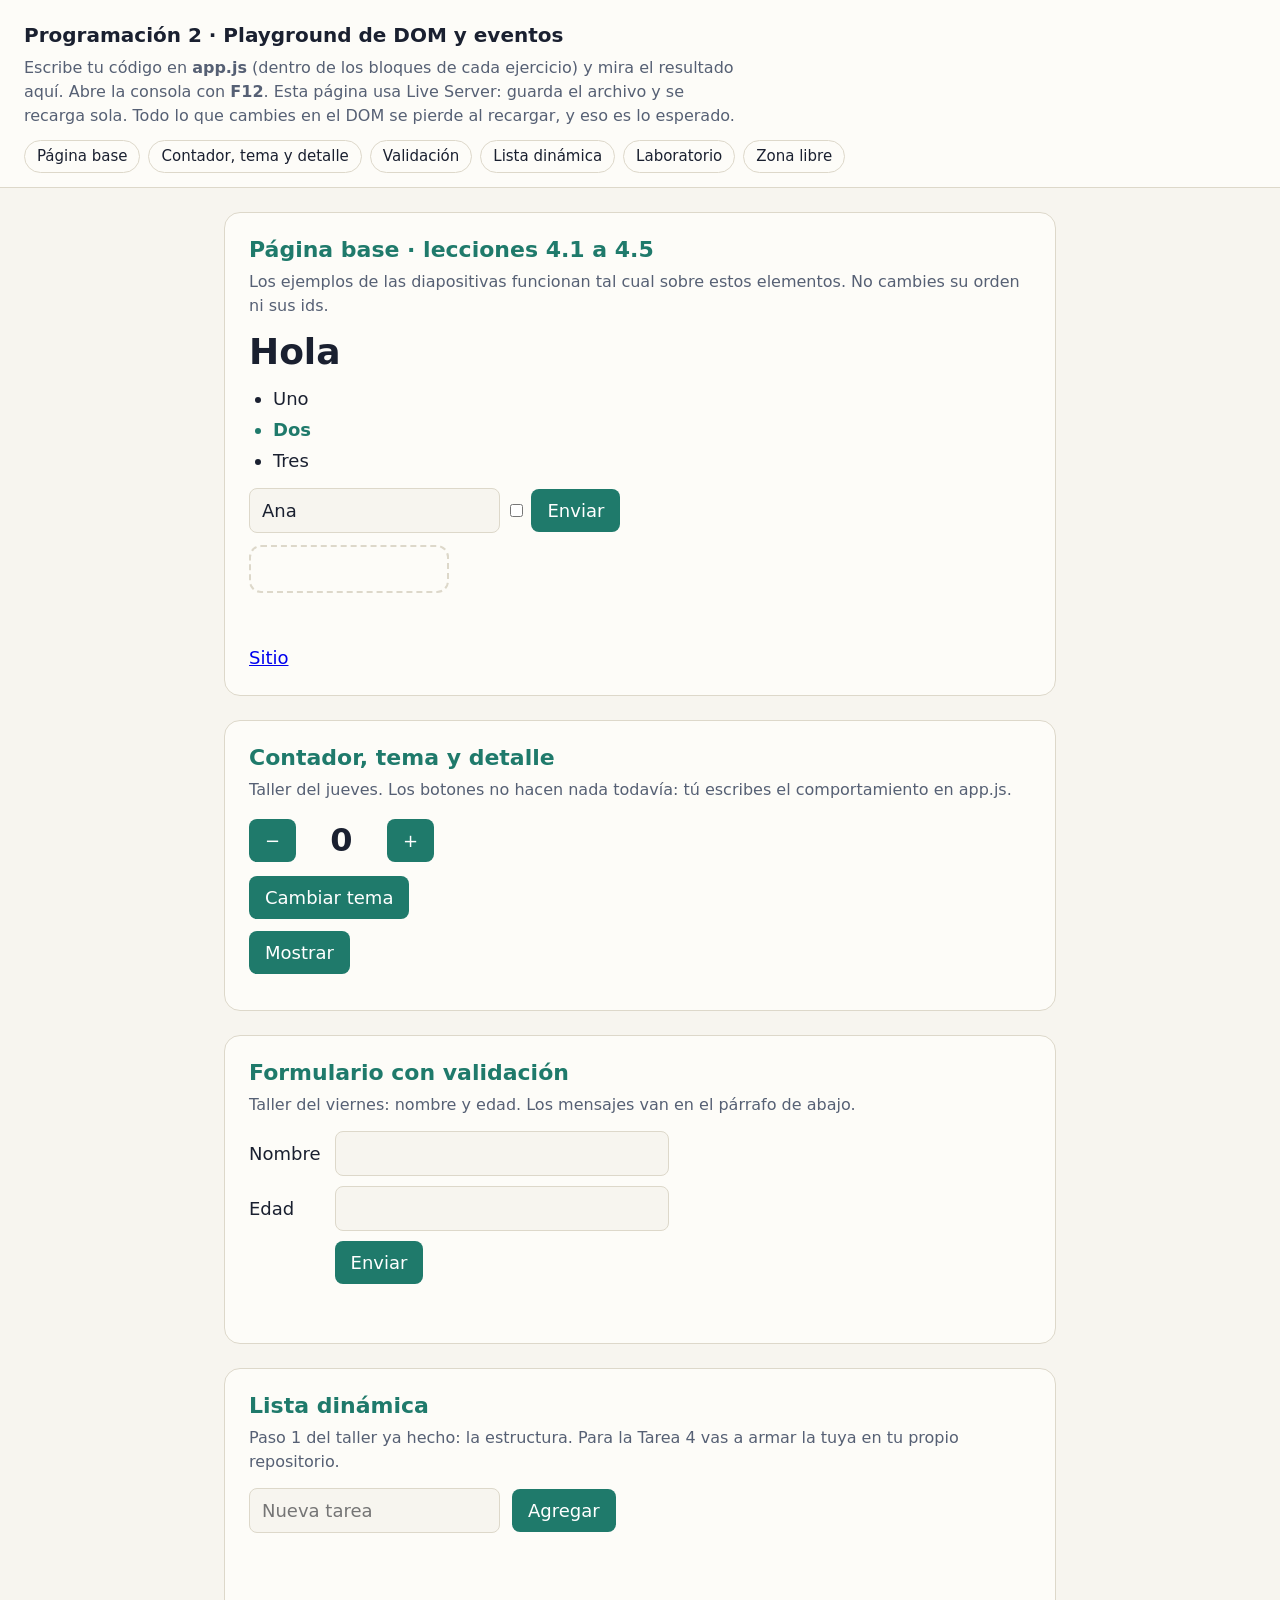
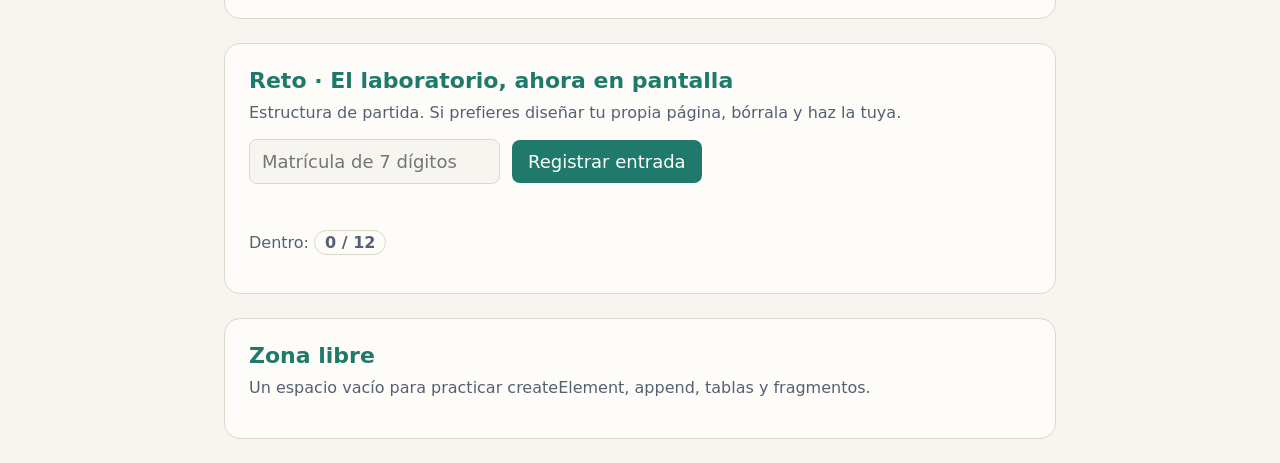
<file: Semana 4/playground_dom/index.html>
<!DOCTYPE html>
<html lang="es">
<head>
  <meta charset="utf-8">
  <meta name="viewport" content="width=device-width, initial-scale=1">
  <title>Playground · DOM y eventos</title>
  <link rel="stylesheet" href="estilos.css">
</head>
<body>

  <header class="barra">
    <p class="marca">Programación 2 · Playground de DOM y eventos</p>
    <p class="ayuda">
      Escribe tu código en <b>app.js</b> (dentro de los bloques de cada ejercicio) y mira el resultado aquí.
      Abre la consola con <b>F12</b>. Esta página usa Live Server: guarda el archivo y se recarga sola.
      Todo lo que cambies en el DOM se pierde al recargar, y eso es lo esperado.
    </p>
    <nav class="indice">
      <a href="#base">Página base</a>
      <a href="#contador">Contador, tema y detalle</a>
      <a href="#validacion">Validación</a>
      <a href="#lista-dinamica">Lista dinámica</a>
      <a href="#laboratorio">Laboratorio</a>
      <a href="#escenario">Zona libre</a>
    </nav>
  </header>

  <main>

    <!-- ===================================================== -->
    <!-- PÁGINA BASE: es el HTML de las diapositivas de la semana. -->
    <!-- Conserva el orden y los ids: los ejemplos dependen de ellos. -->
    <!-- ===================================================== -->
    <section class="zona" id="base">
      <h2 class="zona-titulo">Página base · lecciones 4.1 a 4.5</h2>
      <p class="nota">Los ejemplos de las diapositivas funcionan tal cual sobre estos elementos. No cambies su orden ni sus ids.</p>
      <div class="base">
        <h1 id="titulo">Hola</h1>
        <ul id="lista">
          <li>Uno</li>
          <li class="activo">Dos</li>
          <li>Tres</li>
        </ul>
        <form id="formulario">
          <input id="nombre" type="text" value="Ana">
          <input id="acepto" type="checkbox">
          <button id="btn" type="button">Enviar</button>
        </form>
        <div id="caja" class="tarjeta"></div>
        <p id="salida"></p>
        <a id="enlace" href="https://example.com">Sitio</a>
      </div>
    </section>

    <!-- ===================================================== -->
    <!-- TALLER DE EVENTOS Y CLASES (jueves)                    -->
    <!-- ===================================================== -->
    <section class="zona" id="contador">
      <h2 class="zona-titulo">Contador, tema y detalle</h2>
      <p class="nota">Taller del jueves. Los botones no hacen nada todavía: tú escribes el comportamiento en app.js.</p>

      <div class="fila">
        <button id="menos" type="button">−</button>
        <p id="num" class="numero">0</p>
        <button id="mas" type="button">+</button>
      </div>

      <div class="fila">
        <button id="tema" type="button">Cambiar tema</button>
      </div>

      <div class="fila">
        <button id="det" type="button">Mostrar</button>
        <p id="detalle" hidden>Este párrafo estaba oculto con el atributo hidden.</p>
      </div>
    </section>

    <!-- ===================================================== -->
    <!-- TALLER DE VALIDACIÓN (viernes)                         -->
    <!-- ===================================================== -->
    <section class="zona" id="validacion">
      <h2 class="zona-titulo">Formulario con validación</h2>
      <p class="nota">Taller del viernes: nombre y edad. Los mensajes van en el párrafo de abajo.</p>
      <form id="reg" class="formulario">
        <label for="reg-nombre">Nombre</label>
        <input id="reg-nombre" type="text" autocomplete="off">
        <label for="reg-edad">Edad</label>
        <input id="reg-edad" type="text" inputmode="numeric" autocomplete="off">
        <button type="submit">Enviar</button>
      </form>
      <p id="mensaje" class="mensaje"></p>
    </section>

    <!-- ===================================================== -->
    <!-- TALLER DE LISTA DINÁMICA (base de la Tarea 4)          -->
    <!-- ===================================================== -->
    <section class="zona" id="lista-dinamica">
      <h2 class="zona-titulo">Lista dinámica</h2>
      <p class="nota">Paso 1 del taller ya hecho: la estructura. Para la Tarea 4 vas a armar la tuya en tu propio repositorio.</p>
      <div class="fila">
        <input id="nuevo" type="text" placeholder="Nueva tarea" autocomplete="off">
        <button id="agregar" type="button">Agregar</button>
      </div>
      <p id="aviso" class="mensaje"></p>
      <ul id="tareas" class="tareas"></ul>
      <p id="pend" class="nota"></p>
    </section>

    <!-- ===================================================== -->
    <!-- RETO: EL LABORATORIO EN PANTALLA                       -->
    <!-- ===================================================== -->
    <section class="zona" id="laboratorio">
      <h2 class="zona-titulo">Reto · El laboratorio, ahora en pantalla</h2>
      <p class="nota">Estructura de partida. Si prefieres diseñar tu propia página, bórrala y haz la tuya.</p>
      <form id="lab-form" class="fila">
        <input id="matricula" type="text" placeholder="Matrícula de 7 dígitos" autocomplete="off">
        <button type="submit">Registrar entrada</button>
      </form>
      <p id="lab-msg" class="mensaje"></p>
      <p class="nota">Dentro: <span id="lab-cont" class="contador">0 / 12</span></p>
      <ul id="dentro" class="tareas"></ul>
    </section>

    <!-- ===================================================== -->
    <!-- ZONA LIBRE: para crear nodos sin tocar lo demás        -->
    <!-- ===================================================== -->
    <section class="zona" id="escenario">
      <h2 class="zona-titulo">Zona libre</h2>
      <p class="nota">Un espacio vacío para practicar createElement, append, tablas y fragmentos.</p>
      <div id="libre"></div>
      <div id="tabla-destino"></div>
    </section>

  </main>

  <!-- defer: el script corre cuando el HTML ya fue leído, así que los elementos ya existen -->
  <script src="app.js" defer></script>
</body>
</html>
</file>
<file: Semana 4/playground_dom/estilos.css>
/* ============================================================
   PLAYGROUND · DOM y eventos · estilos
   Sin fuentes ni recursos externos: funciona sin red.
   Las clases de abajo (.oscuro, .hecho, .reprueba, .lleno, .ok,
   .error, ...) ya están listas para usarlas con classList.
   ============================================================ */

:root {
  --fondo: #f7f5ef;
  --tarjeta: #fdfcf8;
  --borde: #ddd8ca;
  --tinta: #1a2030;
  --tenue: #566074;
  --acento: #1f7a6b;
  --acento-texto: #ffffff;
  --ok: #1f7a6b;
  --error: #b3321f;
  --aviso: #a8560f;
}

* { box-sizing: border-box; }

body {
  margin: 0;
  font-family: system-ui, -apple-system, "Segoe UI", Roboto, Arial, sans-serif;
  font-size: 18px;
  line-height: 1.5;
  color: var(--tinta);
  background: var(--fondo);
}

/* Tema oscuro: se activa con document.body.classList.toggle("oscuro") */
body.oscuro {
  --fondo: #121826;
  --tarjeta: #1c2539;
  --borde: #2c3752;
  --tinta: #f4f1e8;
  --tenue: #aeb7c9;
  --acento: #f2b84b;
  --acento-texto: #121826;
  --ok: #7fd1b9;
  --error: #ff8f7a;
  --aviso: #f2b84b;
}

[hidden] { display: none !important; }

/* ---------- Encabezado ---------- */
.barra {
  padding: 20px 24px 14px;
  border-bottom: 1px solid var(--borde);
  background: var(--tarjeta);
}
.marca { margin: 0 0 6px; font-weight: 700; font-size: 20px; }
.ayuda { margin: 0 0 12px; max-width: 70ch; color: var(--tenue); font-size: 16px; }
.indice { display: flex; flex-wrap: wrap; gap: 8px; }
.indice a {
  padding: 4px 12px;
  border: 1px solid var(--borde);
  border-radius: 999px;
  color: var(--tinta);
  text-decoration: none;
  font-size: 15px;
}
.indice a:hover { border-color: var(--acento); color: var(--acento); }

/* ---------- Zonas ---------- */
main {
  max-width: 880px;
  margin: 0 auto;
  padding: 24px;
  display: flex;
  flex-direction: column;
  gap: 24px;
}
.zona {
  background: var(--tarjeta);
  border: 1px solid var(--borde);
  border-radius: 16px;
  padding: 20px 24px 24px;
}
.zona-titulo { margin: 0 0 4px; font-size: 22px; color: var(--acento); }
.nota { margin: 0 0 14px; color: var(--tenue); font-size: 16px; }
.base { display: flex; flex-direction: column; align-items: flex-start; gap: 12px; }
.base h1 { margin: 0; font-size: 36px; line-height: 1.1; }

/* ---------- Elementos de la página base ---------- */
ul { margin: 0; padding-left: 24px; }
li { padding: 2px 0; }
.activo { font-weight: 700; color: var(--acento); }
.tarjeta { min-height: 48px; min-width: 200px; padding: 10px 14px; border: 2px dashed var(--borde); border-radius: 12px; }
#salida { margin: 0; min-height: 1.5em; }

/* Clases para practicar classList */
.roja   { background: #f6d3cc; border-color: #d9694f; }
.grande { font-size: 28px; min-height: 96px; }
.oculta { opacity: 0.25; }
.nuevo  { color: var(--aviso); }

/* ---------- Formularios y botones ---------- */
input[type="text"] {
  font: inherit;
  padding: 8px 12px;
  color: var(--tinta);
  background: var(--fondo);
  border: 1px solid var(--borde);
  border-radius: 8px;
}
input[type="text"]:focus { outline: 2px solid var(--acento); outline-offset: 1px; }

button {
  font: inherit;
  padding: 8px 16px;
  color: var(--acento-texto);
  background: var(--acento);
  border: none;
  border-radius: 8px;
  cursor: pointer;
}
button:hover { filter: brightness(1.1); }

.fila { display: flex; flex-wrap: wrap; align-items: center; gap: 12px; margin-bottom: 12px; }
.formulario { display: grid; grid-template-columns: max-content 1fr; gap: 10px 14px; align-items: center; max-width: 420px; }
.formulario button { grid-column: 2; justify-self: start; }

.numero { margin: 0; min-width: 3ch; text-align: center; font-size: 32px; font-weight: 700; }

/* ---------- Mensajes: clases ok y error ---------- */
.mensaje { min-height: 1.5em; margin: 0 0 8px; }
.mensaje.ok { color: var(--ok); font-weight: 700; }
.mensaje.error { color: var(--error); font-weight: 700; }

/* ---------- Lista dinámica y laboratorio ---------- */
.tareas { list-style: none; padding: 0; display: flex; flex-direction: column; gap: 6px; }
.tareas li {
  display: flex;
  align-items: center;
  justify-content: space-between;
  gap: 12px;
  padding: 8px 12px;
  background: var(--fondo);
  border: 1px solid var(--borde);
  border-radius: 8px;
}
.tareas li button { padding: 2px 10px; background: transparent; color: var(--error); border: 1px solid var(--error); }
.tareas li span { cursor: pointer; flex: 1; }
.hecho { text-decoration: line-through; color: var(--tenue); }

.contador { padding: 2px 10px; border-radius: 999px; border: 1px solid var(--borde); font-weight: 700; }
.contador.lleno { background: var(--error); border-color: var(--error); color: #ffffff; }

/* ---------- Tablas (tablaDeNotas) ---------- */
table { border-collapse: collapse; margin-top: 8px; }
th, td { padding: 6px 14px; border: 1px solid var(--borde); text-align: left; }
th { background: var(--fondo); }
tr.reprueba td { background: #f6d3cc; color: #7a1f10; }
body.oscuro tr.reprueba td { background: #5a2a22; color: #ffd9d1; }
</file>
